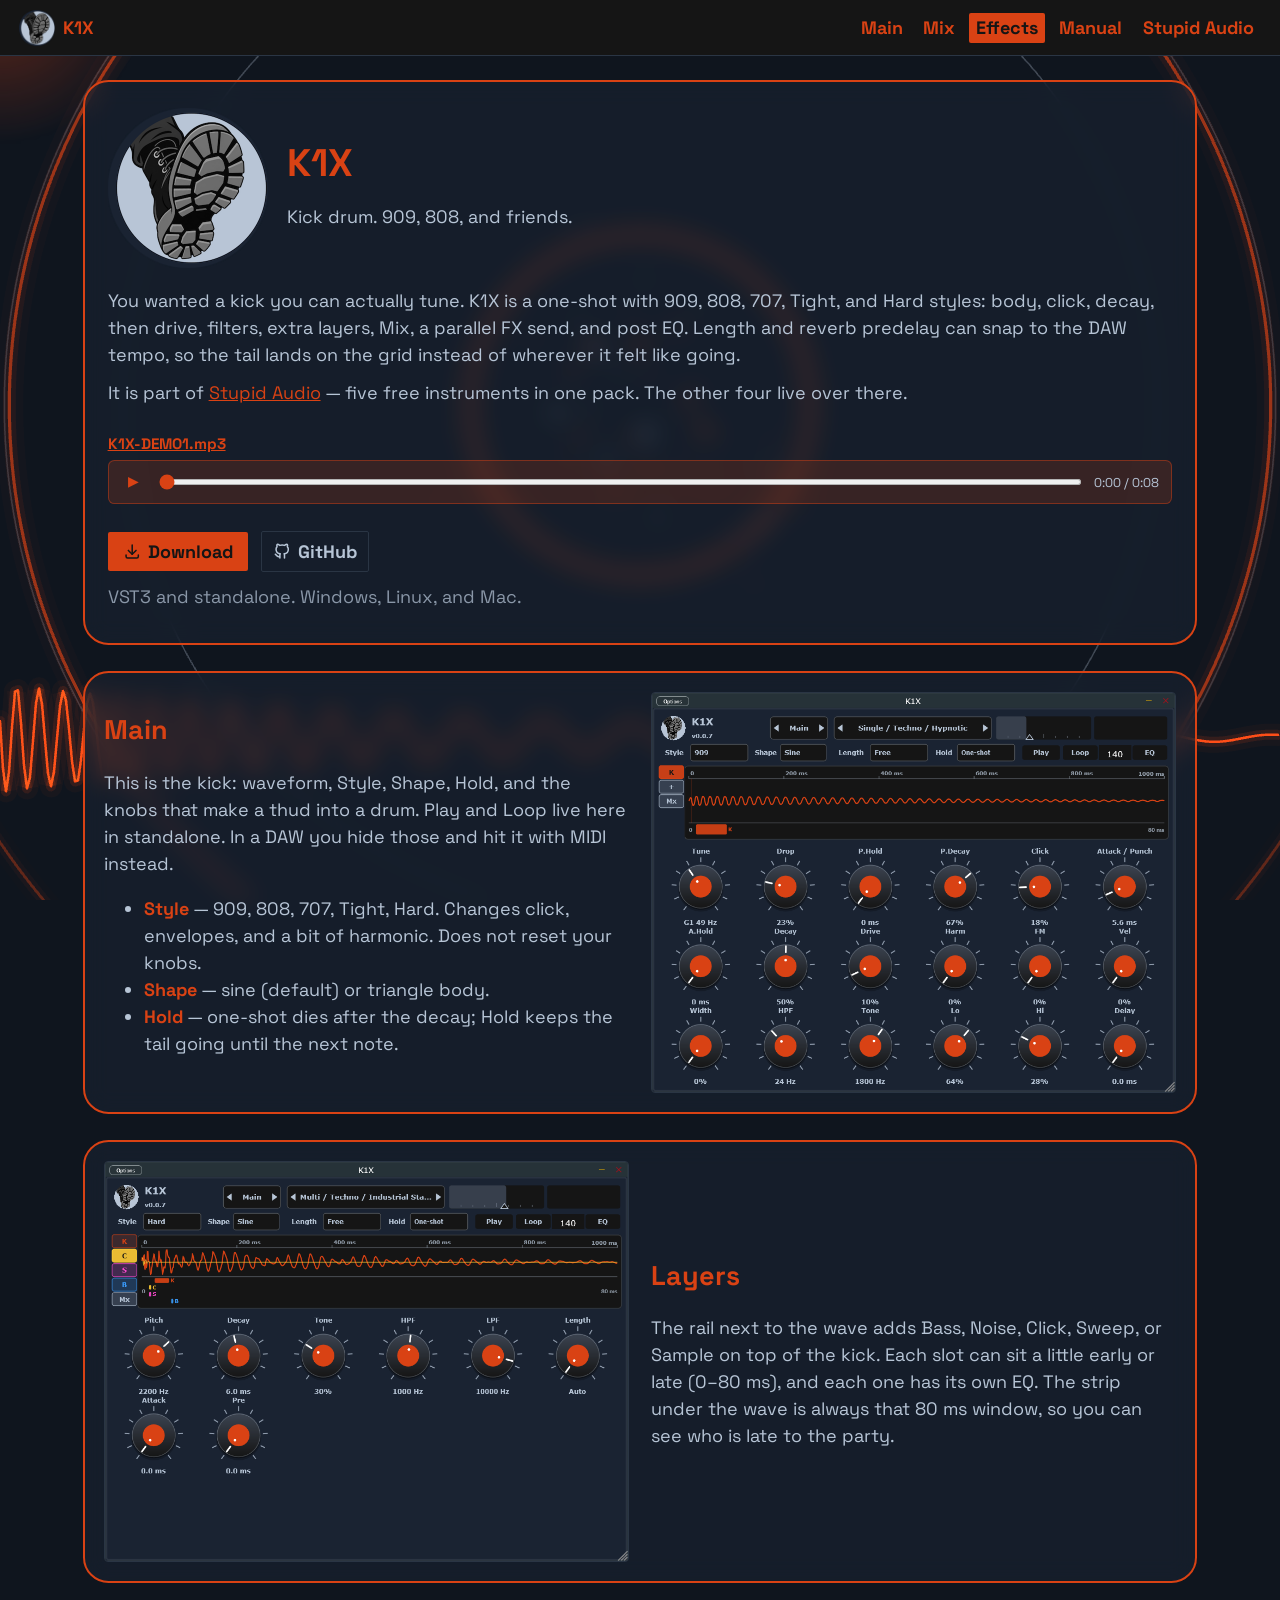
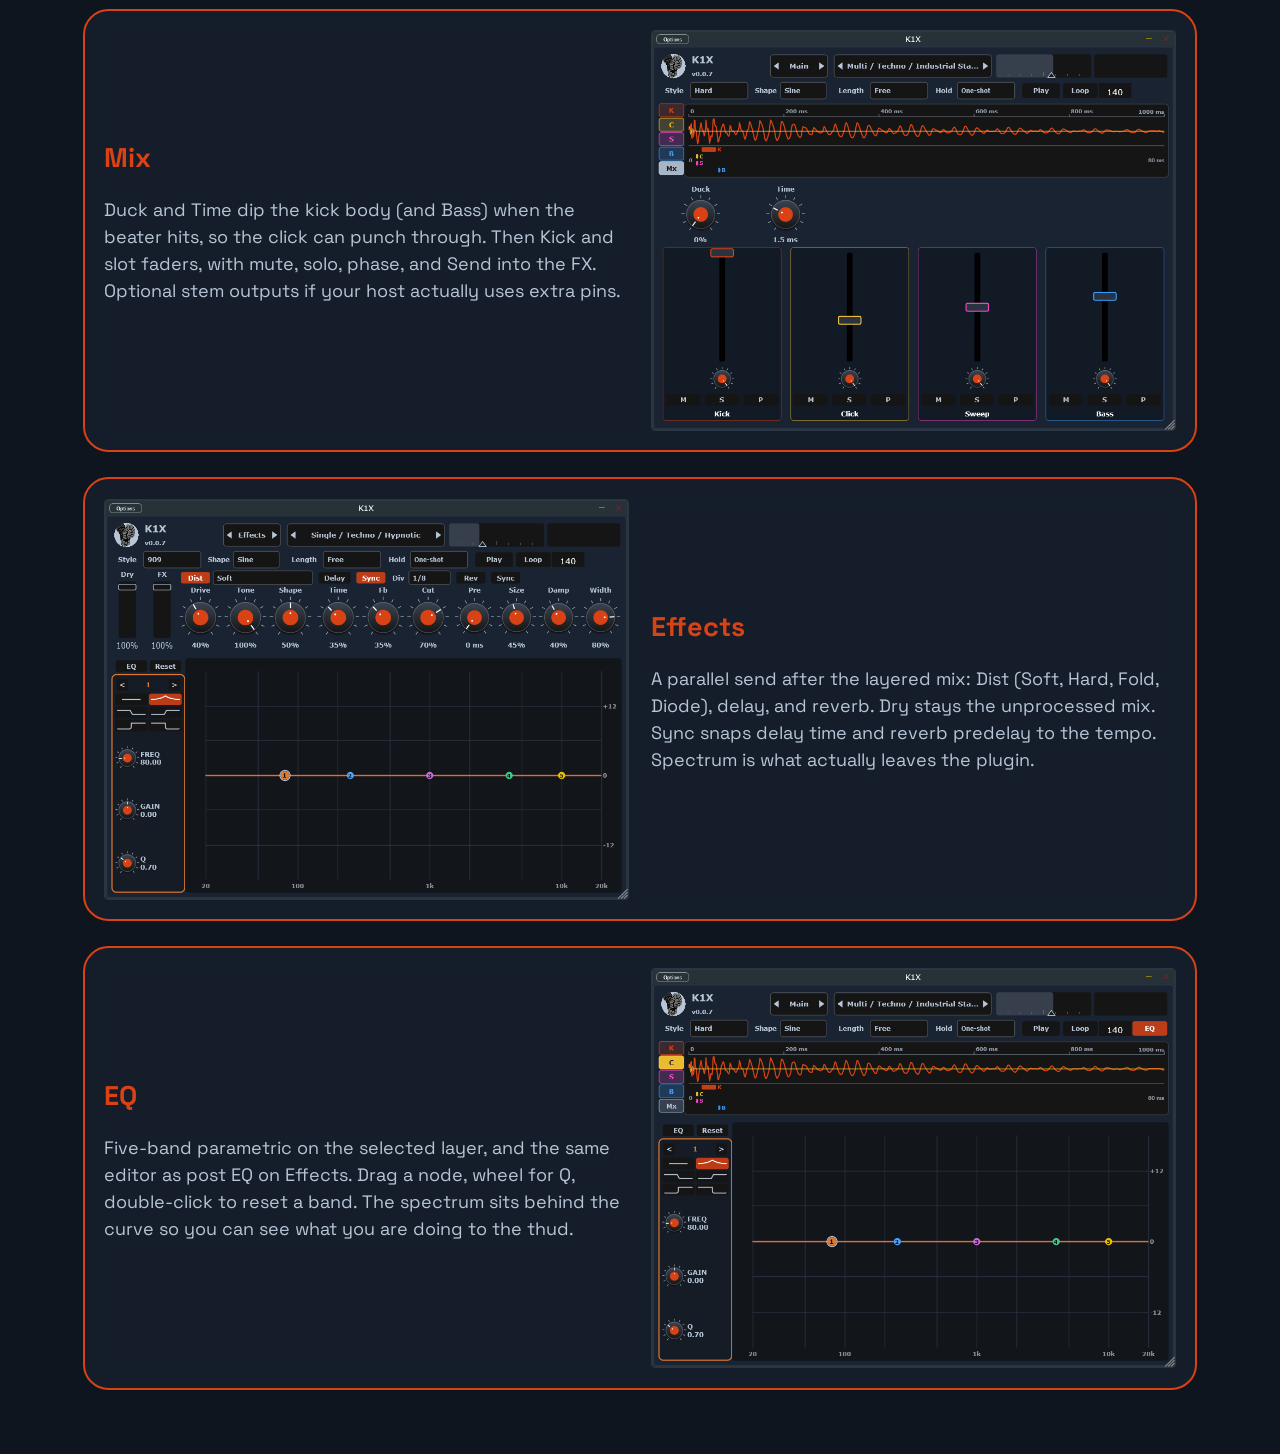
<file: docs/index.html>
<!DOCTYPE html>
<html lang="en">
<head>
  <meta charset="utf-8">
  <meta name="viewport" content="width=device-width, initial-scale=1">
  <title>K1X — free kick drum with drive, layers, and EQ</title>
  <meta name="description" content="Free kick drum: tune the one-shot, stack extra layers, then drive, delay, and EQ. VST3 and standalone.">
  <meta property="og:type" content="website">
  <meta property="og:site_name" content="Stupid Audio">
  <meta property="og:title" content="K1X — free kick drum with drive, layers, and EQ">
  <meta property="og:description" content="Free kick drum: tune the one-shot, stack extra layers, then drive, delay, and EQ. VST3 and standalone.">
  <meta property="og:url" content="https://iamtew.github.io/K1X/">
  <meta property="og:image" content="https://iamtew.github.io/K1X/ogimage-K1X.png">
  <meta property="og:image:width" content="1200">
  <meta property="og:image:height" content="630">
  <meta name="twitter:card" content="summary_large_image">
  <meta name="twitter:image" content="https://iamtew.github.io/K1X/ogimage-K1X.png">
  <link rel="icon" href="logo.png">
  <link rel="stylesheet" href="style.css">
</head>
<body>
  <canvas id="fx" aria-hidden="true"></canvas>
  <header>
    <a class="brand" href="#top"><img src="logo.png" alt="" width="36" height="36">K1X</a>
    <button type="button" class="nav-toggle" aria-expanded="false" aria-controls="site-nav" aria-label="Menu">
      <svg class="icon" aria-hidden="true"><use href="icons.svg#menu"></use></svg>
    </button>
    <nav id="site-nav">
      <a href="#main">Main</a>
      <a href="#mix">Mix</a>
      <a href="#effects">Effects</a>
      <a href="docs.html">Manual</a>
      <a href="https://audio.stupid.systems/">Stupid Audio</a>
    </nav>
  </header>

  <main id="top" class="landing">
    <div class="hero-panel">
      <div class="lead">
        <img class="hero" src="logo.png" alt="K1X" width="160" height="160">
        <div>
          <h1>K1X</h1>
          <p class="tag">Kick drum. 909, 808, and friends.</p>
        </div>
      </div>
      <p>You wanted a kick you can actually tune. K1X is a one-shot with 909, 808, 707, Tight, and Hard styles: body, click, decay, then drive, filters, extra layers, Mix, a parallel FX send, and post EQ. Length and reverb predelay can snap to the DAW tempo, so the tail lands on the grid instead of wherever it felt like going.</p>
      <p>It is part of <a href="https://audio.stupid.systems/">Stupid Audio</a> — five free instruments in one pack. The other four live over there.</p>
      <div class="demos">
        <p class="demo">
          <a href="K1X-DEMO1.mp3">K1X-DEMO1.mp3</a>
          <audio controls preload="metadata">
            <source src="K1X-DEMO1.mp3" type="audio/mpeg">
            Your browser cannot play this demo.
          </audio>
        </p>
      </div>
      <p class="actions">
        <button type="button" class="download" data-dl-open>
          <svg class="icon" aria-hidden="true"><use href="icons.svg#download"></use></svg>
          Download
        </button>
        <a class="repo" href="https://github.com/iamtew/K1X">
          <svg class="icon" aria-hidden="true"><use href="icons.svg#github"></use></svg>
          GitHub
        </a>
      </p>
      <p class="meta">VST3 and standalone. Windows, Linux, and Mac.</p>
    </div>

    <section id="main" class="feature">
      <div>
        <h2>Main</h2>
        <p>This is the kick: waveform, Style, Shape, Hold, and the knobs that make a thud into a drum. Play and Loop live here in standalone. In a DAW you hide those and hit it with MIDI instead.</p>
        <ul>
          <li><strong>Style</strong> — 909, 808, 707, Tight, Hard. Changes click, envelopes, and a bit of harmonic. Does not reset your knobs.</li>
          <li><strong>Shape</strong> — sine (default) or triangle body.</li>
          <li><strong>Hold</strong> — one-shot dies after the decay; Hold keeps the tail going until the next note.</li>
        </ul>
      </div>
      <button type="button" class="shot-open" data-shot="screenshot1.png" data-shot-alt="K1X Main: waveform, Style, Shape, Hold, Play, Loop, and kick knobs">
        <img class="shot" src="screenshot1.png" alt="K1X Main: waveform, Style, Shape, Hold, Play, Loop, and kick knobs">
      </button>
    </section>

    <section id="layers" class="feature">
      <div>
        <h2>Layers</h2>
        <p>The rail next to the wave adds Bass, Noise, Click, Sweep, or Sample on top of the kick. Each slot can sit a little early or late (0–80 ms), and each one has its own EQ. The strip under the wave is always that 80 ms window, so you can see who is late to the party.</p>
      </div>
      <button type="button" class="shot-open" data-shot="screenshot-layer.png" data-shot-alt="K1X Main with a Click layer selected and the 0–80 ms timing strip">
        <img class="shot" src="screenshot-layer.png" alt="K1X Main with a Click layer selected and the 0–80 ms timing strip">
      </button>
    </section>

    <section id="mix" class="feature">
      <div>
        <h2>Mix</h2>
        <p>Duck and Time dip the kick body (and Bass) when the beater hits, so the click can punch through. Then Kick and slot faders, with mute, solo, phase, and Send into the FX. Optional stem outputs if your host actually uses extra pins.</p>
      </div>
      <button type="button" class="shot-open" data-shot="screenshot-mix.png" data-shot-alt="K1X Mix: Duck and Time knobs plus per-layer faders">
        <img class="shot" src="screenshot-mix.png" alt="K1X Mix: Duck and Time knobs plus per-layer faders">
      </button>
    </section>

    <section id="effects" class="feature">
      <div>
        <h2>Effects</h2>
        <p>A parallel send after the layered mix: Dist (Soft, Hard, Fold, Diode), delay, and reverb. Dry stays the unprocessed mix. Sync snaps delay time and reverb predelay to the tempo. Spectrum is what actually leaves the plugin.</p>
      </div>
      <button type="button" class="shot-open" data-shot="screenshot2.png" data-shot-alt="K1X Effects: Dist type, delay sync, reverb, post EQ">
        <img class="shot" src="screenshot2.png" alt="K1X Effects: Dist type, delay sync, reverb, post EQ">
      </button>
    </section>

    <section id="eq" class="feature">
      <div>
        <h2>EQ</h2>
        <p>Five-band parametric on the selected layer, and the same editor as post EQ on Effects. Drag a node, wheel for Q, double-click to reset a band. The spectrum sits behind the curve so you can see what you are doing to the thud.</p>
      </div>
      <button type="button" class="shot-open" data-shot="screenshot-eq.png" data-shot-alt="K1X per-layer EQ on the Click slot">
        <img class="shot" src="screenshot-eq.png" alt="K1X per-layer EQ on the Click slot">
      </button>
    </section>
  </main>

  <dialog id="dl" class="dl-dialog" aria-labelledby="dl-title">
    <button type="button" class="dl-close" data-dl-close aria-label="Close">
      <svg class="icon" aria-hidden="true"><use href="icons.svg#close"></use></svg>
    </button>
    <h2 id="dl-title">Download K1X</h2>
    <div class="dl-kind">
      <p>The Windows installer is the easy path. It can put the VST3, the standalone app, or both on the machine, and it adds a Start menu shortcut for the app.</p>
      <div class="dl-row" data-kind="installer" hidden>
        <a class="download os" data-os="win" hidden>
          <svg class="icon" aria-hidden="true"><use href="icons.svg#windows"></use></svg>
          Windows installer
        </a>
      </div>
    </div>
    <div class="dl-kind">
      <p>The VST3 zip is just the plugin. Drop it where your DAW looks for VST3s. Mac builds are ad-hoc signed, so Gatekeeper will sulk until you right-click Open the first time.</p>
      <div class="dl-row" data-kind="vst3" hidden>
        <a class="download os" data-os="win" hidden>
          <svg class="icon" aria-hidden="true"><use href="icons.svg#windows"></use></svg>
          Windows
        </a>
        <a class="download os" data-os="linux" hidden>
          <svg class="icon tux" aria-hidden="true"><use href="icons.svg#linux"></use></svg>
          Linux
        </a>
        <a class="download os" data-os="mac" hidden>
          <svg class="icon" aria-hidden="true"><use href="icons.svg#apple"></use></svg>
          macOS
        </a>
      </div>
    </div>
    <div class="dl-kind">
      <p>The standalone zip is the app, no DAW required. Same Gatekeeper story on Mac. Linux wants the usual system ALSA, FreeType, fontconfig, and X11 libraries.</p>
      <div class="dl-row" data-kind="standalone" hidden>
        <a class="download os" data-os="win" hidden>
          <svg class="icon" aria-hidden="true"><use href="icons.svg#windows"></use></svg>
          Windows
        </a>
        <a class="download os" data-os="linux" hidden>
          <svg class="icon tux" aria-hidden="true"><use href="icons.svg#linux"></use></svg>
          Linux
        </a>
        <a class="download os" data-os="mac" hidden>
          <svg class="icon" aria-hidden="true"><use href="icons.svg#apple"></use></svg>
          macOS
        </a>
      </div>
    </div>
    <img class="dl-logo" src="logo.png" alt="" width="192" height="192">
  </dialog>

  <dialog id="shot" class="shot-dialog">
    <button type="button" class="dl-close" data-shot-close aria-label="Close">
      <svg class="icon" aria-hidden="true"><use href="icons.svg#close"></use></svg>
    </button>
    <img id="shot-full" alt="">
  </dialog>

  <script src="icons.js"></script>
  <script type="module" src="fx.js"></script>
  <script src="site.js"></script>
</body>
</html>
</file>
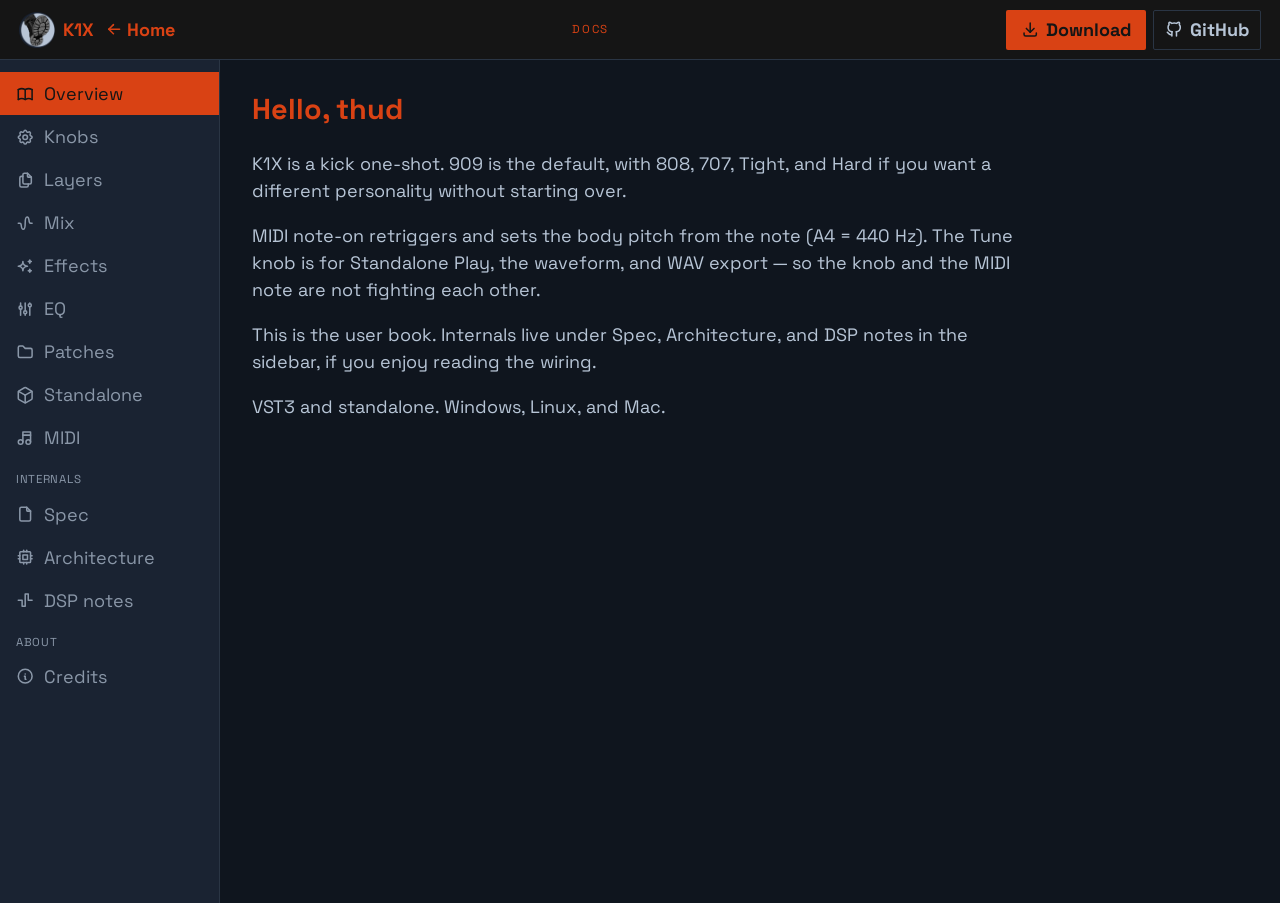
<file: docs/docs.html>
<!DOCTYPE html>
<html lang="en">
<head>
  <meta charset="utf-8">
  <meta name="viewport" content="width=device-width, initial-scale=1">
  <title>K1X manual — play the free kick drum one-shot</title>
  <meta name="description" content="How to play K1X, the free kick drum with extra layers and a parallel FX send.">
  <meta property="og:type" content="website">
  <meta property="og:site_name" content="Stupid Audio">
  <meta property="og:title" content="K1X manual — play the free kick drum one-shot">
  <meta property="og:description" content="How to play K1X, the free kick drum with extra layers and a parallel FX send.">
  <meta property="og:url" content="https://iamtew.github.io/K1X/docs.html">
  <meta property="og:image" content="https://iamtew.github.io/K1X/ogimage-K1X.png">
  <meta property="og:image:width" content="1200">
  <meta property="og:image:height" content="630">
  <meta name="twitter:card" content="summary_large_image">
  <meta name="twitter:image" content="https://iamtew.github.io/K1X/ogimage-K1X.png">
  <link rel="icon" href="logo.png">
  <link rel="stylesheet" href="style.css">
</head>
<body>
  <header class="topbar">
    <a class="brand" href="index.html">
      <img src="logo.png" alt="" width="36" height="36">
      <span>K1X</span>
      <span class="brand-home">
        <svg class="icon" aria-hidden="true"><use href="icons.svg#arrow-left"></use></svg>
        Home
      </span>
    </a>
    <span class="topbar-label">Docs</span>
    <button type="button" class="nav-toggle" aria-expanded="false" aria-controls="site-nav" aria-label="Menu">
      <svg class="icon" aria-hidden="true"><use href="icons.svg#menu"></use></svg>
    </button>
    <nav id="site-nav">
      <button type="button" class="download" data-dl-open>
        <svg class="icon" aria-hidden="true"><use href="icons.svg#download"></use></svg>
        Download
      </button>
      <a class="repo" href="https://github.com/iamtew/K1X">
        <svg class="icon" aria-hidden="true"><use href="icons.svg#github"></use></svg>
        GitHub
      </a>
    </nav>
  </header>
  <div class="shell">
    <nav id="nav" class="nav" aria-label="Documentation"></nav>
    <main id="doc" class="doc">
      <p class="muted">Loading…</p>
    </main>
  </div>

  <dialog id="dl" class="dl-dialog" aria-labelledby="dl-title">
    <button type="button" class="dl-close" data-dl-close aria-label="Close">
      <svg class="icon" aria-hidden="true"><use href="icons.svg#close"></use></svg>
    </button>
    <h2 id="dl-title">Download K1X</h2>
    <div class="dl-kind">
      <p>The Windows installer is the easy path. It can put the VST3, the standalone app, or both on the machine, and it adds a Start menu shortcut for the app.</p>
      <div class="dl-row" data-kind="installer" hidden>
        <a class="download os" data-os="win" hidden>
          <svg class="icon" aria-hidden="true"><use href="icons.svg#windows"></use></svg>
          Windows installer
        </a>
      </div>
    </div>
    <div class="dl-kind">
      <p>The VST3 zip is just the plugin. Drop it where your DAW looks for VST3s. Mac builds are ad-hoc signed, so Gatekeeper will sulk until you right-click Open the first time.</p>
      <div class="dl-row" data-kind="vst3" hidden>
        <a class="download os" data-os="win" hidden>
          <svg class="icon" aria-hidden="true"><use href="icons.svg#windows"></use></svg>
          Windows
        </a>
        <a class="download os" data-os="linux" hidden>
          <svg class="icon tux" aria-hidden="true"><use href="icons.svg#linux"></use></svg>
          Linux
        </a>
        <a class="download os" data-os="mac" hidden>
          <svg class="icon" aria-hidden="true"><use href="icons.svg#apple"></use></svg>
          macOS
        </a>
      </div>
    </div>
    <div class="dl-kind">
      <p>The standalone zip is the app, no DAW required. Same Gatekeeper story on Mac. Linux wants the usual system ALSA, FreeType, fontconfig, and X11 libraries.</p>
      <div class="dl-row" data-kind="standalone" hidden>
        <a class="download os" data-os="win" hidden>
          <svg class="icon" aria-hidden="true"><use href="icons.svg#windows"></use></svg>
          Windows
        </a>
        <a class="download os" data-os="linux" hidden>
          <svg class="icon tux" aria-hidden="true"><use href="icons.svg#linux"></use></svg>
          Linux
        </a>
        <a class="download os" data-os="mac" hidden>
          <svg class="icon" aria-hidden="true"><use href="icons.svg#apple"></use></svg>
          macOS
        </a>
      </div>
    </div>
    <img class="dl-logo" src="logo.png" alt="" width="192" height="192">
  </dialog>

  <script src="icons.js"></script>
  <script src="vendor/marked.min.js"></script>
  <script src="docs.js"></script>
  <script src="site.js"></script>
</body>
</html>
</file>
<file: docs/style.css>
@font-face {
  font-family: "Space Grotesk";
  src: url("vendor/fonts/SpaceGrotesk-latin-wght.woff2") format("woff2");
  font-weight: 300 700;
  font-style: normal;
  font-display: swap;
}

:root {
  --ink: #151515;
  --knob: #1a2332;
  --lane: #2a3544;
  --background: #0f151e;
  --orange: #d94214;
  --accent: var(--orange);
  --orange-dim: #b83610;
  --metal: #b7c5d6;
  --muted: #8a97a8;
}

* { box-sizing: border-box; }

body {
  margin: 0;
  background: var(--background);
  color: var(--metal);
  font: 18px/1.5 "Space Grotesk", sans-serif;
}

#fx {
  position: fixed;
  inset: 0;
  overflow: hidden;
  pointer-events: none;
  z-index: 0;
}

/* ?fx preview: the canvas is the whole page. */
body.fx-only { overflow: hidden; cursor: none; }
body.fx-only > :not(#fx) { display: none; }

a { color: var(--orange); }
a:hover { color: var(--orange-dim); }

.icon {
  width: 1.15rem;
  height: 1.15rem;
  flex: 0 0 auto;
  display: block;
  fill: none;
  stroke: currentColor;
  stroke-width: 2;
  pointer-events: none;
}

/* Filled Tux. The stroke rule above would erase it. */
.icon.tux {
  width: 1.45rem;
  height: 1.45rem;
  fill: currentColor;
  stroke: none;
}

header {
  position: sticky;
  top: 0;
  z-index: 2;
  display: flex;
  align-items: center;
  justify-content: space-between;
  gap: 1rem;
  padding: 0.6rem 1.2rem;
  background: var(--ink);
  border-bottom: 1px solid var(--lane);
}

.brand {
  display: flex;
  align-items: center;
  gap: 0.5rem;
  color: var(--orange);
  font-weight: 700;
  text-decoration: none;
}

.brand img { width: 36px; height: 36px; display: block; }

.nav-toggle {
  display: none;
  margin-left: auto;
  background: none;
  border: 1px solid var(--lane);
  color: var(--orange);
  padding: 0.35rem;
  border-radius: 2px;
  cursor: pointer;
}

header nav {
  display: flex;
  flex-wrap: wrap;
  align-items: center;
  gap: 0.4rem;
  justify-content: flex-end;
}

header nav a {
  color: var(--orange);
  font-weight: 700;
  text-decoration: none;
  padding: 0.1rem 0.45rem;
  border-radius: 2px;
}

header nav a.on,
header nav a[aria-current="page"] {
  color: var(--ink);
  background: var(--orange);
}

.topbar-label {
  color: var(--orange);
  letter-spacing: 0.16em;
  text-transform: uppercase;
  font-size: 0.72rem;
}

.topbar .download { margin-left: auto; }

.repo {
  display: inline-flex;
  align-items: center;
  gap: 0.4rem;
  color: var(--metal);
  text-decoration: none;
  padding: 0.35rem 0.7rem;
  border: 1px solid var(--lane);
  border-radius: 2px;
  font-weight: 700;
}

.repo:hover { color: var(--orange); border-color: var(--orange); }

main.landing {
  position: relative;
  z-index: 1;
  max-width: 72rem;
  margin: 0 auto;
  padding: 1.5rem 1.2rem 4rem;
}

.hero-panel,
.feature {
  background: rgba(26, 35, 50, 0.6);
  border: 2px solid var(--orange);
  border-radius: 1.6rem;
  backdrop-filter: blur(12px);
  -webkit-backdrop-filter: blur(12px);
}

.hero-panel {
  padding: 1.6rem 1.4rem 1.4rem;
}

.lead {
  display: flex;
  align-items: center;
  gap: 1.2rem;
  margin-bottom: 1.2rem;
}

.hero { display: block; flex-shrink: 0; width: 160px; height: 160px; }

h1, h2 { color: var(--orange); margin: 0 0 0.4rem; }

h1 { font-size: 2.4rem; }

.hero-panel p { margin: 0.7rem 0; }

.demos {
  display: flex;
  flex-wrap: wrap;
  gap: 1rem;
  margin: 1rem 0;
}

.demo { margin: 0; flex: 1 1 16rem; position: relative; }
.demo a { display: block; font-size: 0.95rem; margin-bottom: 0.25rem; font-weight: 700; }

.demo audio {
  width: 100%;
  display: block;
  height: 2.75rem;
  border-radius: 0.4rem;
  border: 1px solid color-mix(in srgb, var(--accent) 45%, transparent);
  background: color-mix(in srgb, var(--accent) 18%, transparent);
  color-scheme: dark;
  accent-color: var(--accent);
  overflow: hidden;
}

/* Chromium paints a pill enclosure inside <audio>; flatten it so one radius shows. */
.demo audio::-webkit-media-controls,
.demo audio::-webkit-media-controls-enclosure,
.demo audio::-webkit-media-controls-panel {
  width: 100%;
  max-width: none;
  height: 100%;
  border-radius: 0;
  background: transparent;
}

.demo audio::-webkit-media-controls-timeline {
  accent-color: var(--accent);
  background-color: color-mix(in srgb, var(--accent) 22%, #000);
  border-radius: 2px;
}

.demo audio::-moz-range-progress {
  background-color: var(--accent);
}

.demo audio.skinned {
  position: absolute;
  width: 1px;
  height: 1px;
  overflow: hidden;
  clip: rect(0 0 0 0);
}

.player {
  display: flex;
  align-items: center;
  gap: 0.65rem;
  height: 2.75rem;
  padding: 0 0.75rem;
  border-radius: 0.4rem;
  border: 1px solid color-mix(in srgb, var(--accent) 45%, transparent);
  background: color-mix(in srgb, var(--accent) 18%, transparent);
}

.player button {
  flex: 0 0 auto;
  width: 1.6rem;
  height: 1.6rem;
  padding: 0;
  border: 0;
  background: none;
  color: var(--accent);
  font-size: 0.85rem;
  line-height: 1;
  cursor: pointer;
}

.player button:focus-visible {
  outline: 2px solid currentColor;
  outline-offset: 2px;
}

.player input[type="range"] {
  flex: 1;
  min-width: 0;
  height: 0.4rem;
  accent-color: var(--accent);
  background: transparent;
}

.player-time {
  flex: 0 0 auto;
  min-width: 7.5ch;
  color: inherit;
  font-size: 0.8rem;
  font-variant-numeric: tabular-nums;
  text-align: right;
}

.actions {
  display: flex;
  flex-wrap: wrap;
  align-items: center;
  gap: 0.8rem;
  margin: 1rem 0 0.4rem;
}

.download {
  display: inline-flex;
  align-items: center;
  gap: 0.4rem;
  background: var(--orange);
  color: var(--ink);
  font: inherit;
  font-weight: 700;
  text-decoration: none;
  padding: 0.4rem 0.95rem;
  border: 0;
  border-radius: 2px;
  cursor: pointer;
}

.download:hover { background: var(--orange-dim); color: var(--ink); }

.meta { color: var(--muted); margin: 0; }

.feature {
  display: grid;
  grid-template-columns: 1fr 1fr;
  gap: 1.4rem;
  align-items: center;
  margin-top: 1.6rem;
  padding: 1.2rem;
}

.feature:nth-of-type(even) { direction: rtl; }
.feature:nth-of-type(even) > * { direction: ltr; }

.shot-open {
  display: block;
  width: 100%;
  padding: 0;
  border: 0;
  background: none;
  cursor: zoom-in;
}

.shot {
  display: block;
  width: 100%;
  border-radius: 4px;
  border: 1px solid var(--lane);
}

.shot-dialog {
  position: fixed;
  padding: 0;
  border: 0;
  background: transparent;
  max-width: calc(100vw - 3rem);
  max-height: calc(100vh - 3rem);
}

.shot-dialog[open] { animation: dl-in 0.22s ease; }

.shot-dialog::backdrop {
  background: rgba(0, 0, 0, 0.55);
  backdrop-filter: blur(8px);
  -webkit-backdrop-filter: blur(8px);
}

.shot-dialog img {
  display: block;
  max-width: calc(100vw - 3rem);
  max-height: calc(100vh - 3rem);
  border-radius: 4px;
}

.brand-home {
  display: inline-flex;
  align-items: center;
  gap: 0.25rem;
  margin-left: 0.15rem;
  font-weight: 700;
}

strong { color: var(--orange); }

.dl-dialog {
  width: min(32rem, calc(100vw - 2rem));
  max-height: calc(100vh - 2rem);
  overflow: auto;
  padding: 1.4rem 1.3rem 1.2rem;
  border: 2px solid var(--orange);
  border-radius: 4px;
  background: var(--knob);
  color: var(--metal);
  color-scheme: dark;
}

.dl-dialog[open] {
  animation: dl-in 0.22s ease;
}

@keyframes dl-in {
  from { transform: translateY(10px) scale(0.98); }
  to { transform: none; }
}

.dl-dialog::backdrop {
  background: rgba(0, 0, 0, 0.55);
  backdrop-filter: blur(8px);
  -webkit-backdrop-filter: blur(8px);
}

.dl-close {
  position: absolute;
  top: 0.6rem;
  right: 0.6rem;
  z-index: 1;
  display: grid;
  place-items: center;
  width: 2.25rem;
  height: 2.25rem;
  padding: 0;
  background: var(--ink);
  border: 2px solid var(--orange);
  border-radius: 4px;
  color: var(--orange);
  cursor: pointer;
}

.dl-close .icon {
  width: 1.35rem;
  height: 1.35rem;
}

.dl-close:hover { background: var(--lane); }

.shot-dialog .dl-close {
  position: fixed;
  top: 1rem;
  right: 1rem;
}

.dl-dialog { position: fixed; }
.dl-dialog h2 { padding-right: 2rem; }

.dl-kind { margin: 1rem 0; }
.dl-kind p { margin: 0 0 0.5rem; font-size: 0.95rem; }

.dl-row {
  display: flex;
  flex-wrap: wrap;
  gap: 0.4rem;
}

.dl-logo {
  display: block;
  width: 192px;
  height: auto;
  margin: 1.2rem auto 0;
}

.shell {
  position: relative;
  z-index: 1;
  display: grid;
  grid-template-columns: 220px 1fr;
  min-height: calc(100vh - 57px);
}

.nav {
  padding: 12px 0;
  background: var(--knob);
  border-right: 1px solid var(--lane);
}

.nav-group {
  margin: 12px 16px 4px;
  font-size: 0.72rem;
  letter-spacing: 0.06em;
  text-transform: uppercase;
  color: var(--muted);
}

.nav a {
  display: flex;
  align-items: center;
  gap: 10px;
  padding: 8px 16px;
  color: var(--muted);
  text-decoration: none;
}

.nav a[aria-current="page"] {
  color: var(--ink);
  background: var(--orange);
}

.doc {
  padding: 28px 32px 80px;
  max-width: 52rem;
}

.doc h1 { margin-top: 0; font-size: 1.8rem; color: var(--orange); }
.doc h2 { margin-top: 1.8rem; font-size: 1.15rem; color: var(--orange); }
.doc h3 { color: var(--orange); }
.doc p, .doc li { line-height: 1.5; }
.doc ul, .doc ol { padding-left: 1.25rem; }
.doc code {
  font-family: ui-monospace, Consolas, monospace;
  font-size: 0.92em;
  background: var(--lane);
  padding: 0 4px;
  border-radius: 2px;
}
.doc pre {
  background: var(--lane);
  border: 1px solid var(--lane);
  padding: 12px 14px;
  overflow: auto;
}
.doc table {
  width: 100%;
  border-collapse: collapse;
  margin: 1rem 0;
  font-size: 0.92rem;
}
.doc th, .doc td {
  border: 1px solid var(--lane);
  padding: 6px 8px;
  text-align: left;
  vertical-align: top;
}
.doc th { background: var(--knob); }
.doc img { max-width: 100%; height: auto; border-radius: 4px; }

.muted { color: var(--muted); }

@media (max-width: 900px) {
  .feature,
  .feature:nth-of-type(even) {
    grid-template-columns: 1fr;
    direction: ltr;
  }
}

@media (max-width: 800px) {
  .nav-toggle { display: flex; }
  header { flex-wrap: wrap; }
  header nav {
    display: none;
    flex-basis: 100%;
    flex-direction: column;
    align-items: stretch;
  }
  header.nav-open nav { display: flex; }
  .shell { grid-template-columns: 1fr; }
  .nav {
    display: flex;
    flex-wrap: wrap;
    gap: 0;
    border-right: 0;
    border-bottom: 1px solid var(--lane);
  }
  .nav a { padding: 8px 12px; }
  .nav-group { flex-basis: 100%; margin: 8px 12px 0; }
  .doc { padding: 20px 16px 64px; }
  .hero { width: 112px; height: 112px; }
  h1 { font-size: 1.8rem; }
}
</file>
